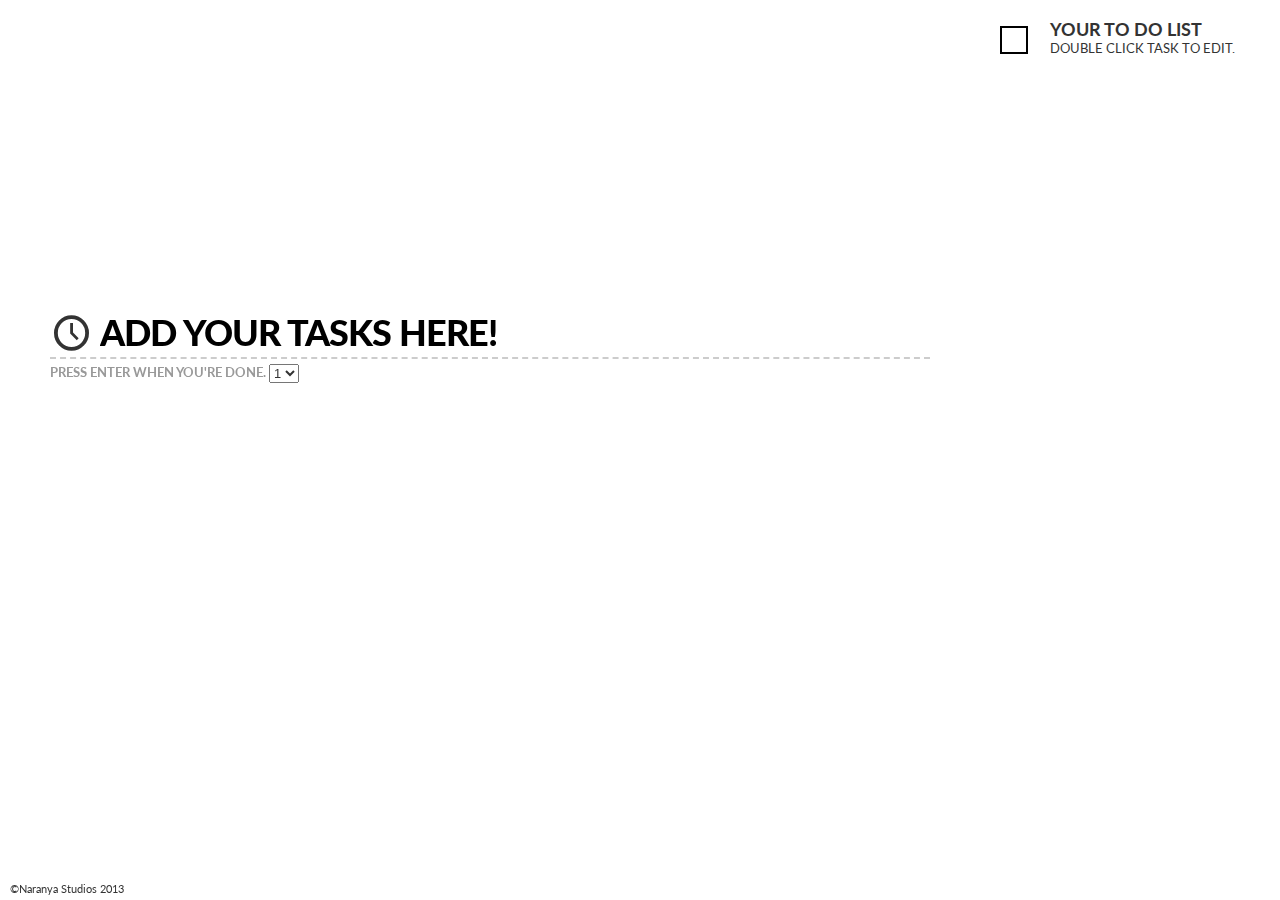
<file: index.html>
<!doctype html>

<!--
	HTML5 Reset: https://github.com/murtaugh/HTML5-Reset
	Free to use
-->

<!--[if lt IE 7 ]> <html class="ie ie6 ie-lt10 ie-lt9 ie-lt8 ie-lt7 no-js" lang="en"> <![endif]-->
<!--[if IE 7 ]>    <html class="ie ie7 ie-lt10 ie-lt9 ie-lt8 no-js" lang="en"> <![endif]-->
<!--[if IE 8 ]>    <html class="ie ie8 ie-lt10 ie-lt9 no-js" lang="en"> <![endif]-->
<!--[if IE 9 ]>    <html class="ie ie9 ie-lt10 no-js" lang="en"> <![endif]-->
<!--[if gt IE 9]><!--><html class="no-js" lang="en"><!--<![endif]-->
<!-- the "no-js" class is for Modernizr. --> 

<head id="www-sitename-com">

	<meta charset="utf-8">
	
	<!-- Always force latest IE rendering engine (even in intranet) & Chrome Frame -->
	<meta http-equiv="X-UA-Compatible" content="IE=edge,chrome=1">
	<meta name="viewport" content="width=device-width, initial-scale=1.0, maximum-scale=1.0, user-scalable=no">
	
	<title></title>
	
	<meta name="title" content="" />
	<meta name="description" content="" />
	<meta name="author" content="" />
	<!-- Google will often use this as its description of your page/site. Make it good. -->
	
	<meta name="google-site-verification" content="" />
	<!-- Speaking of Google, don't forget to set your site up: http://google.com/webmasters -->

	<meta name="Copyright" content="" />
	
	<!--  Mobile Viewport Fix
	http://j.mp/mobileviewport & http://davidbcalhoun.com/2010/viewport-metatag
	device-width : Occupy full width of the screen in its current orientation
	initial-scale = 1.0 retains dimensions instead of zooming out if page height > device height
	maximum-scale = 1.0 retains dimensions instead of zooming in if page width < device width
	-->
	<!-- Uncomment to use; use thoughtfully!
	<meta name="viewport" content="width=device-width, initial-scale=1.0" />
	-->

	<!-- Iconifier might be helpful for generating favicons and touch icons: http://iconifier.net -->
	<link rel="shortcut icon" href="_/img/favicon.ico" />
	<!-- This is the traditional favicon.
		 - size: 16x16 or 32x32
		 - transparency is OK -->
		 
	<link rel="apple-touch-icon" href="_/img/apple-touch-icon.png" />
	<!-- The is the icon for iOS's Web Clip and other things.
		 - size: 57x57 for older iPhones, 72x72 for iPads, 114x114 for retina display (IMHO, just go ahead and use the biggest one)
		 - To prevent iOS from applying its styles to the icon name it thusly: apple-touch-icon-precomposed.png
		 - Transparency is not recommended (iOS will put a black BG behind the icon) -->
	

	<!-- Google Fonts -->
	<link href='http://fonts.googleapis.com/css?family=Lato:300,400,700,900' rel='stylesheet' type='text/css'>


	<!-- concatenate and minify for production -->
	<link rel="stylesheet" href="_/css/reset.css" />
	<link rel="stylesheet" href="_/css/style.css" />
	
	<!-- Lea Verou's Prefix Free, lets you use only un-prefixed properties in yuor CSS files 
	<script src="_/js/prefixfree.min.js"></script>-->
	
	<!-- This is an un-minified, complete version of Modernizr. 
		 Before you move to production, you should generate a custom build that only has the detects you need. -->
	<script src="_/js/modernizr-2.7.0.dev.js"></script>
	
	<!-- Application-specific meta tags -->
	<!-- Windows 8 -->
	<meta name="application-name" content="" /> 
	<meta name="msapplication-TileColor" content="" /> 
	<meta name="msapplication-TileImage" content="" />
	<!-- Twitter -->
	<meta name="twitter:card" content="">
	<meta name="twitter:site" content="">
	<meta name="twitter:title" content="">
	<meta name="twitter:description" content="">
	<meta name="twitter:url" content="">
	<!-- Facebook -->
	<meta property="og:title" content="" />
	<meta property="og:description" content="" />
	<meta property="og:url" content="" />
	<meta property="og:image" content="" />

</head>

<body>

	<header>
		<div class="list-title">
			<input id="select-all" type="checkbox"/>
			<label for="select-all">
				<h4>Your to do list</h4>
				<p class="helper">Double click task to edit.</p>
			</label>
		</div>
	</header>

	<main>
		<div class="add-task-group">
			<i class="x-large clock icon"></i>
			<input id="task-text" class="add-task" type="text" placeholder="Add your tasks here!"/>
			<label class="task-label">Press enter when you're done.</label>
			<select id="priority">
				<option value="task one">1</option>
				<option value="task two">2</option>
				<option value="task three">3</option>
				<option value="task four">4</option>
				<option value="task five">5</option>
				<option value="task six">6</option>
				<option value="task seven">7</option>
				<option value="task eight">8</option>
			</select>
		</div>
	</main>

	<aside>
		<ul class="task-list">

		</ul>
	</aside>

	<footer>
		<small>©Naranya Studios 2013</small>
	</footer>


<!-- Prompt IE 6 users to install Chrome Frame. Remove this if you support IE 6.
		 http://chromium.org/developers/how-tos/chrome-frame-getting-started -->
<!--[if lt IE 7]><p class=chromeframe>Your browser is <em>ancient!</em> <a href="http://browsehappy.com/">Upgrade to a different browser</a> or <a href="http://www.google.com/chromeframe/?redirect=true">install Google Chrome Frame</a> to experience this site.</p><![endif]-->

<!-- Grab Google CDN's jQuery. fall back to local if necessary -->
<script src="http://ajax.googleapis.com/ajax/libs/jquery/1.10.2/jquery.min.js"></script>
<script>window.jQuery || document.write("<script src='_/js/jquery-1.10.2.min.js'>\x3C/script>")</script>

<!-- this is where we put our custom functions -->
<!-- don't forget to concatenate and minify if needed -->
<script src="_/js/functions.js"></script>

<!-- Asynchronous google analytics; this is the official snippet.
	 Replace UA-XXXXXX-XX with your site's ID and uncomment to enable.
	 
<script>

  var _gaq = _gaq || [];
  _gaq.push(['_setAccount', 'UA-XXXXXX-XX']);
  _gaq.push(['_trackPageview']);

  (function() {
    var ga = document.createElement('script'); ga.type = 'text/javascript'; ga.async = true;
    ga.src = ('https:' == document.location.protocol ? 'https://ssl' : 'http://www') + '.google-analytics.com/ga.js';
    var s = document.getElementsByTagName('script')[0]; s.parentNode.insertBefore(ga, s);
  })();

</script>
-->
  
</body>
</html>
</file>
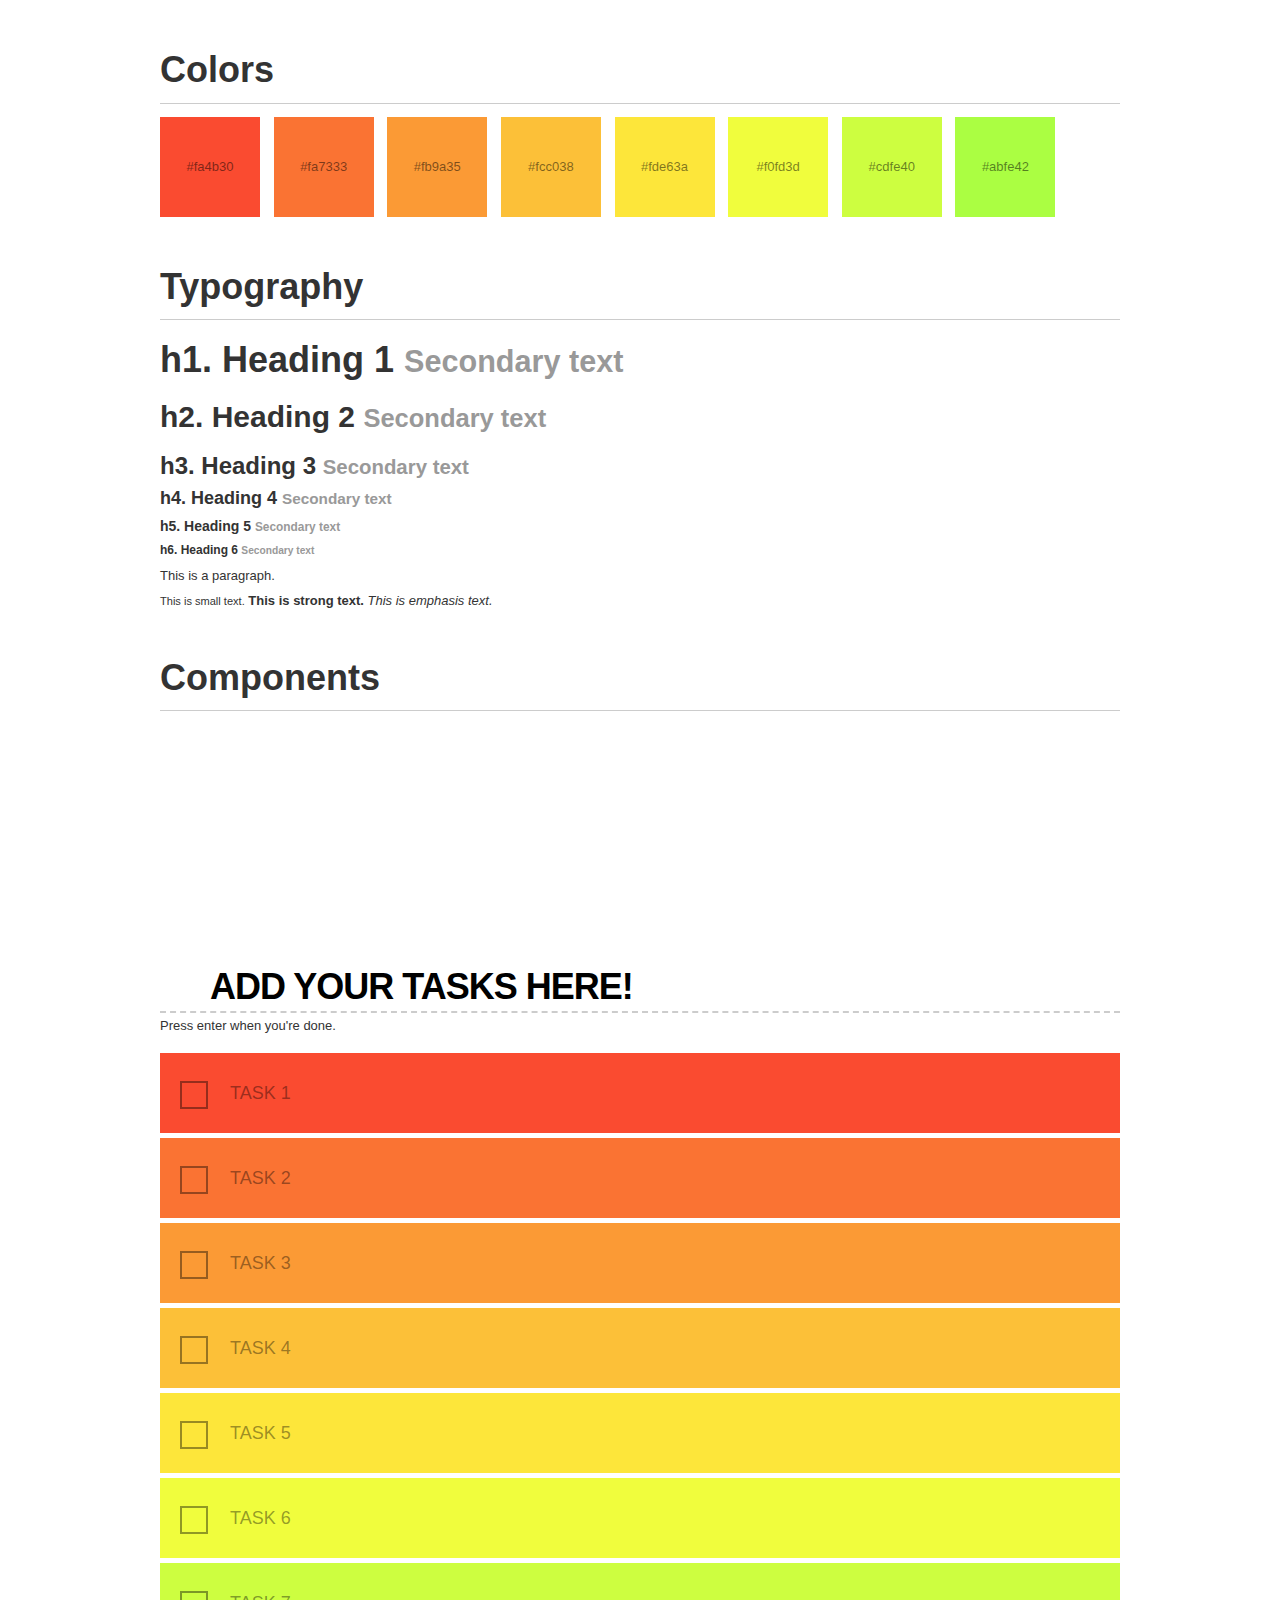
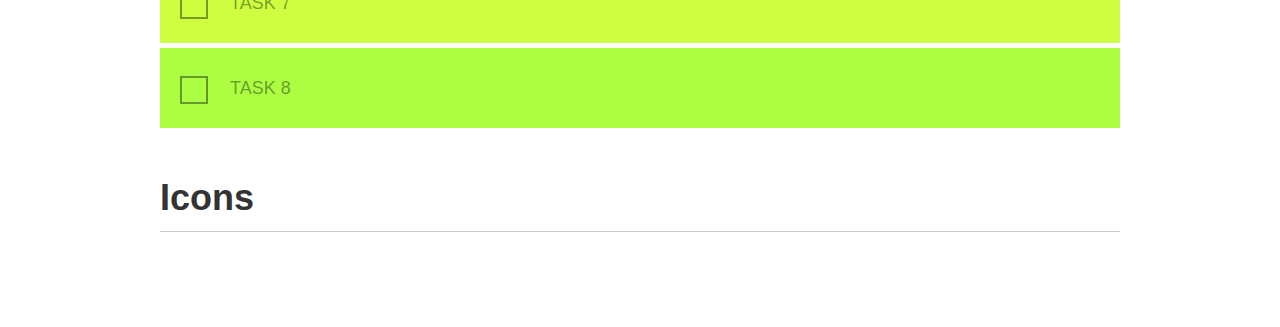
<file: style-guide.html>
<!doctype html>

<!--
	HTML5 Reset: https://github.com/murtaugh/HTML5-Reset
	Free to use
-->

<!--[if lt IE 7 ]> <html class="ie ie6 ie-lt10 ie-lt9 ie-lt8 ie-lt7 no-js" lang="en"> <![endif]-->
<!--[if IE 7 ]>    <html class="ie ie7 ie-lt10 ie-lt9 ie-lt8 no-js" lang="en"> <![endif]-->
<!--[if IE 8 ]>    <html class="ie ie8 ie-lt10 ie-lt9 no-js" lang="en"> <![endif]-->
<!--[if IE 9 ]>    <html class="ie ie9 ie-lt10 no-js" lang="en"> <![endif]-->
<!--[if gt IE 9]><!--><html class="no-js" lang="en"><!--<![endif]-->
<!-- the "no-js" class is for Modernizr. --> 

<head id="www-sitename-com">

	<meta charset="utf-8">
	
	<!-- Always force latest IE rendering engine (even in intranet) & Chrome Frame -->
	<meta http-equiv="X-UA-Compatible" content="IE=edge,chrome=1">
	
	<title></title>
	
	<meta name="title" content="" />
	<meta name="description" content="" />
	<meta name="author" content="" />
	<!-- Google will often use this as its description of your page/site. Make it good. -->
	
	<meta name="google-site-verification" content="" />
	<!-- Speaking of Google, don't forget to set your site up: http://google.com/webmasters -->

	<meta name="Copyright" content="" />
	
	<!--  Mobile Viewport Fix
	http://j.mp/mobileviewport & http://davidbcalhoun.com/2010/viewport-metatag
	device-width : Occupy full width of the screen in its current orientation
	initial-scale = 1.0 retains dimensions instead of zooming out if page height > device height
	maximum-scale = 1.0 retains dimensions instead of zooming in if page width < device width
	-->
	<!-- Uncomment to use; use thoughtfully!
	<meta name="viewport" content="width=device-width, initial-scale=1.0" />
	-->

	<!-- Iconifier might be helpful for generating favicons and touch icons: http://iconifier.net -->
	<link rel="shortcut icon" href="_/img/favicon.ico" />
	<!-- This is the traditional favicon.
		 - size: 16x16 or 32x32
		 - transparency is OK -->
		 
	<link rel="apple-touch-icon" href="_/img/apple-touch-icon.png" />
	<!-- The is the icon for iOS's Web Clip and other things.
		 - size: 57x57 for older iPhones, 72x72 for iPads, 114x114 for retina display (IMHO, just go ahead and use the biggest one)
		 - To prevent iOS from applying its styles to the icon name it thusly: apple-touch-icon-precomposed.png
		 - Transparency is not recommended (iOS will put a black BG behind the icon) -->
	

	<!-- Google Fonts -->
	<link href='http://fonts.googleapis.com/css?family=Lato:300,400,700,900' rel='stylesheet' type='text/css'>


	<!-- concatenate and minify for production -->
	<link rel="stylesheet" href="_/css/reset.css" />
	<link rel="stylesheet" href="_/css/style.css" />
	
	<!-- Lea Verou's Prefix Free, lets you use only un-prefixed properties in yuor CSS files -->
	<script src="_/js/prefixfree.min.js"></script>
	
	<!-- This is an un-minified, complete version of Modernizr. 
		 Before you move to production, you should generate a custom build that only has the detects you need. -->
	<script src="_/js/modernizr-2.7.0.dev.js"></script>
	
	<!-- Application-specific meta tags -->
	<!-- Windows 8 -->
	<meta name="application-name" content="" /> 
	<meta name="msapplication-TileColor" content="" /> 
	<meta name="msapplication-TileImage" content="" />
	<!-- Twitter -->
	<meta name="twitter:card" content="">
	<meta name="twitter:site" content="">
	<meta name="twitter:title" content="">
	<meta name="twitter:description" content="">
	<meta name="twitter:url" content="">
	<!-- Facebook -->
	<meta property="og:title" content="" />
	<meta property="og:description" content="" />
	<meta property="og:url" content="" />
	<meta property="og:image" content="" />

</head>

<body>

	<section class="style-guide">
		<h1>Colors</h1>
		<hr/>
		<span class="sample one">#fa4b30</span>
		<span class="sample two">#fa7333</span>
		<span class="sample three">#fb9a35</span>
		<span class="sample four">#fcc038</span>
		<span class="sample five">#fde63a</span>
		<span class="sample six">#f0fd3d</span>
		<span class="sample seven">#cdfe40</span>
		<span class="sample eight">#abfe42</span>
	</section>

	<section class="style-guide">
		<h1>Typography</h1>
		<hr/>
		<h1>h1. Heading 1 <small>Secondary text</small></h1>
		<h2>h2. Heading 2 <small>Secondary text</small></h2>
		<h3>h3. Heading 3 <small>Secondary text</small></h3>
		<h4>h4. Heading 4 <small>Secondary text</small></h4>
		<h5>h5. Heading 5 <small>Secondary text</small></h5>
		<h6>h6. Heading 6 <small>Secondary text</small></h6>

		<p>This is a paragraph.</p>

		<small>This is small text.</small>

		<strong>This is strong text.</strong>

		<em>This is emphasis text.</em>
	</section>

	<section class="style-guide">
		<h1>Components</h1>
		<hr/>

		<div class="add-task-group">
			<i class="x-large clock icon"></i>
			<input class="add-task" type="text" placeholder="Add your tasks here!" />
			<label>Press enter when you're done.</label>
		</div>

		<ul class="task-list">
			<li class="task color one"><input id="task1" type="checkbox"/><label for="task1">Task 1</label></li>
			<li class="task color two"><input id="task2" type="checkbox"/><label for="task2">Task 2</label></li>
			<li class="task color three"><input id="task3" type="checkbox"/><label for="task3">Task 3</label></li>
			<li class="task color four"><input id="task4" type="checkbox"/><label for="task4">Task 4</label></li>
			<li class="task color five"><input id="task5" type="checkbox"/><label for="task5">Task 5</label></li>
			<li class="task color six"><input id="task6" type="checkbox"/><label for="task6">Task 6</label></li>
			<li class="task color seven"><input id="task7" type="checkbox"/><label for="task7">Task 7</label></li>
			<li class="task color eight"><input id="task8" type="checkbox"/><label for="task18">Task 8</label></li>
		</ul>
	</section>

	<section class="style-guide">
		<h1>Icons</h1>
		<hr/>

		<i class="x-large clock icon"></i>
		<i class="x-large delete icon"></i>
	</section>


<!-- Prompt IE 6 users to install Chrome Frame. Remove this if you support IE 6.
		 http://chromium.org/developers/how-tos/chrome-frame-getting-started -->
<!--[if lt IE 7]><p class=chromeframe>Your browser is <em>ancient!</em> <a href="http://browsehappy.com/">Upgrade to a different browser</a> or <a href="http://www.google.com/chromeframe/?redirect=true">install Google Chrome Frame</a> to experience this site.</p><![endif]-->

<!-- Grab Google CDN's jQuery. fall back to local if necessary -->
<script src="http://ajax.googleapis.com/ajax/libs/jquery/1.10.2/jquery.min.js"></script>
<script>window.jQuery || document.write("<script src='_/js/jquery-1.10.2.min.js'>\x3C/script>")</script>

<!-- this is where we put our custom functions -->
<!-- don't forget to concatenate and minify if needed -->
<script src="_/js/functions.js"></script>

<!-- Asynchronous google analytics; this is the official snippet.
	 Replace UA-XXXXXX-XX with your site's ID and uncomment to enable.
	 
<script>

  var _gaq = _gaq || [];
  _gaq.push(['_setAccount', 'UA-XXXXXX-XX']);
  _gaq.push(['_trackPageview']);

  (function() {
    var ga = document.createElement('script'); ga.type = 'text/javascript'; ga.async = true;
    ga.src = ('https:' == document.location.protocol ? 'https://ssl' : 'http://www') + '.google-analytics.com/ga.js';
    var s = document.getElementsByTagName('script')[0]; s.parentNode.insertBefore(ga, s);
  })();

</script>
-->
  
</body>
</html>
</file>
<file: _/css/style.css>
/* Apply a natural box layout model to all elements: http://paulirish.com/2012/box-sizing-border-box-ftw/ */
* { -moz-box-sizing: border-box; -webkit-box-sizing: border-box; box-sizing: border-box; }

.chromeframe {position: absolute; top: 0;}

/* Ok, this is where the fun starts.
-------------------------------------------------------------------------------*/

/* A Linux- and Windows-friendly sans-serif font stack: http://prospects.mhurrell.co.uk/post/updating-the-helvetica-font-stack */
body {font: 13px Helmet, Freesans, sans-serif;}

/* Using local fonts? Check out Font Squirrel's webfont generator: http://www.fontsquirrel.com/tools/webfont-generator */

/* We like off-black for text. */
body, select, input, textarea {color: #333;}

a {color: #03f;}
a:hover {color: #69f;}

/* Custom text-selection colors (remove any text shadows: http://twitter.com/miketaylr/status/12228805301) */
::-moz-selection{background: #fcd700; color: #fff; text-shadow: none;}
::selection {background: #fcd700; color: #fff; text-shadow: none;} 

/*	j.mp/webkit-tap-highlight-color */
a:link {-webkit-tap-highlight-color: #fcd700;} 

ins {background-color: #fcd700; color: #000; text-decoration: none;}
mark {background-color: #fcd700; color: #000; font-style: italic; font-weight: bold;}

/* Mozilla dosen't style place holders by default */
input:-moz-placeholder { color:#a9a9a9; }
textarea:-moz-placeholder { color:#a9a9a9; }


/* CONTENTS

0. Style Guide
1. Typography
2. Colors
3. Layout
4. Components
5. Animations
6. Icons

-------------------------------------------------------------------------------*/

/* Style Guide
-------------------------------------------------------------------------------*/

section.style-guide {
	width: 960px;
	margin: 50px auto;
}

section.style-guide .sample {
	width: 100px;
	height: 100px;
	display: inline-block;
	margin: 0 10px 0 0;
	text-align: center;
	line-height: 100px;
	color: rgba(0, 0, 0, 0.5);
}

section.style-guide .task-list {
	margin: 20px 0 0;
}

/* Typography
-------------------------------------------------------------------------------*/

body {
	font-family: 'Lato', sans-serif;
}

h1, .h1, h2, .h2, h3, .h3, h4, .h4, h5, .h5, h6, .h6 {
	font-weight: 700;
	line-height: 1.1;
}

h1 small, h2 small, h3 small, h4 small, h5 small, h6 small {
	color: #999;
}

h1, .h1, h2, .h2, h3 {
	margin: 20px 0 10px;
}

h4, .h4, h5, .h5, h6, .h6 {
	margin: 10px 0;
}

h1, .h1 {
	font-size: 36px;
}

h2, .h2 {
  font-size: 30px;
}

h3, .h3 {
  font-size: 24px;
}

h4, .h4 {
  font-size: 18px;
}

h5, .h5 {
  font-size: 14px;
}

h6, .h6 {
  font-size: 12px;
}

p {
	margin: 0 0 10px;
}

small,
.small {
  font-size: 85%;
}

/* Colors
-------------------------------------------------------------------------------*/

.one {
	background: #fa4b30;
}

.two {
	background: #fa7333;
}

.three {
	background: #fb9a35;
}

.four {
	background: #fcc038;
}

.five {
	background: #fde63a;
}

.six {
	background: #f0fd3d;
}

.seven {
	background: #cdfe40;
}

.eight {
	background: #abfe42;
}

/* Layout
-------------------------------------------------------------------------------*/

html, body {
	height: 100%;
}

header {
	width: 100%;
	height: 75px;
	text-transform: uppercase;
}

.list-title {
	float: right;
	width: 300px;
	position: relative;
	height: 75px;
}

header h4 {
	margin: 0;
}

main {
	margin-right: 300px;
	position: fixed;
	top: 75px;
	left: 0;
	right: 0;
	bottom: 20px;
	padding: 0 50px;
}

aside {
	position: fixed;
	top: 75px;
	right: 0;
	bottom: 0;
	width: 400px;
	overflow-y: scroll;
	overflow-x: hidden;
	padding-left: 100px;
	z-index: 100;
}

footer {
	height: 20px;
	position: fixed;
	bottom: 0;
	right: 300px;
	left: 0;
	padding: 0 10px;
}


/* Components
-------------------------------------------------------------------------------*/

.task {
	position: relative;
	width: 100%;
	height: 80px;
	display: block;
	margin: 0 0 5px;
	line-height: 80px;
	text-transform: uppercase;
	font-size: 18px;
	font-weight: 400;
	color: rgba(0, 0, 0, 0.4);
	transition: all 0.3s ease;
}

.task:hover {
	// -webkit-transform: translate(-50px, 0);
	margin-left: -80px;
}

.task .delete {
	position: absolute;
	top: 0;
	width: 80px;
	height: 80px;
	background: #fff;
	line-height: 80px;
	text-align: center;
	right: -80px;
	color: #000;
	cursor: pointer;
	transition: all 0.3s;
}

.task .delete:hover {
	color: #fa4b30;
}

.list-title label {
	margin: 20px 0 8px;
}

.task label, .list-title label {
	display: inline-block;
  padding: 0 0 0 70px;
  vertical-align: top;
  cursor: pointer;
	transition: all 0.3s;
}

.task input[type="checkbox"],
.task label::before,
.list-title input[type="checkbox"],
.list-title label::before {
  width: 24px;
  height: 24px;
  top: 50%;
  left: 20px;
  margin-top: -12px;
  position: absolute;
  cursor: pointer;
}

.task input[type="checkbox"], .list-title input[type="checkbox"] {
  opacity: 0;
  display: inline-block;
  vertical-align: middle;
  z-index: 100;
}

.task label::before {
  content: '';
  border: 2px solid rgba(0, 0, 0, 0.4);
}

.list-title label::before {
  content: '';
  border: 2px solid #000;
}

.task input[type="checkbox"]:checked + label {
	text-decoration: line-through;
}

.add-task {
	font-size: 36px;
	font-family: 'Lato', sans-serif;
	font-weight: 900;
	letter-spacing: -1px;
	text-transform: uppercase;
	width: 100%;
	padding: 15px 20px 3px 50px;
	border: none;
	border-bottom: 2px dashed rgba(0, 0, 0, 0.2);
	margin-bottom: 5px;
	background: transparent;
}

.add-task-group {
	margin-top: 25%;
	position: relative;
}

.add-task-group .icon {
	position: absolute;
	left: 0;
	top: 0;
}

.add-task:focus {
	outline: none;
}

label.task-label {
	text-transform: uppercase;
	font-weight: 700;
	color: #999;
}

.add-task::-webkit-input-placeholder { color:#000; }
.add-task::-moz-placeholder { color:#000; } /* firefox 19+ */
.add-task:-ms-input-placeholder { color:#000; } /* ie */
.add-task:-moz-placeholder { color:#000; }

/* Animations
-------------------------------------------------------------------------------*/

.remove {
	-webkit-animation: remove-task 0.5s 0.1s ease forwards;
}

@-webkit-keyframes remove-task {
	0% {
    -webkit-transform: translateX(0);
	}

	20% {
		opacity: 1;
		-webkit-transform: translateX(-20px);
	}

	50% {
		height: 80px;
    -webkit-transform: translateX(2000px);
	}

	100% {
		display: none;
		height: 0;
    opacity: 0;
	}
}

/* Icons
-------------------------------------------------------------------------------*/

@font-face {
	font-family: 'Entypo';
	src:url('../fonts/entypo.eot');
	src:url('../fonts/entypo.eot?#iefix') format('embedded-opentype'),
		url('../fonts/entypo.woff') format('woff'),
		url('../fonts/entypo.ttf') format('truetype'),
		url('../fonts/entypo.svg#entypo') format('svg');
	font-weight: normal;
	font-style: normal;
}

.icon {
  position: relative;
  top: 1px;
  display: inline-block;
  font-family: 'Entypo';
  -webkit-font-smoothing: antialiased;
  font-style: normal;
  font-weight: normal;
  line-height: 1;
  -moz-osx-font-smoothing: grayscale;
}

.icon.x-large {
	font-size: 76px;
}

.icon.large {
	font-size: 56px;
}

.icon.medium {
	font-size: 46px;
}

.icon.small {
	font-size: 24px;
}

.icon.clock:before {
  content: "🕔";
}

.icon.delete:before {
	content: "❌";
}

/* Print styles!
-------------------------------------------------------------------------------*/
@media print {



}


/* Media queries!
-------------------------------------------------------------------------------*/

@media screen and (max-width: 919px) {
	
	aside {
		position: static;
		width: 100%;
		padding: 0;
		margin-top: 30px;
	}

	main {
		position: static;
		margin: 0;
	}

	.add-task-group {
		margin: 0;
	}

	.task {
		width: 100%;
	}
	
	footer {
		position: static;
	}

}

@media screen and (max-width: 600px) {

	label.task-label {
		display: none;
	}

	aside {
		margin-top: 15px; 
	}

	main {
		margin-top: 10px;
		padding: 0;
	}

	header {
		display: none;
	}
	
	.add-task {
		font-size: 26px;
	}
	.icon.x-large {
		font-size: 60px;
		margin-left: 5px;
	}

	.task.swipeleft {
		margin-left: -80px;
	}
		
}
</file>
